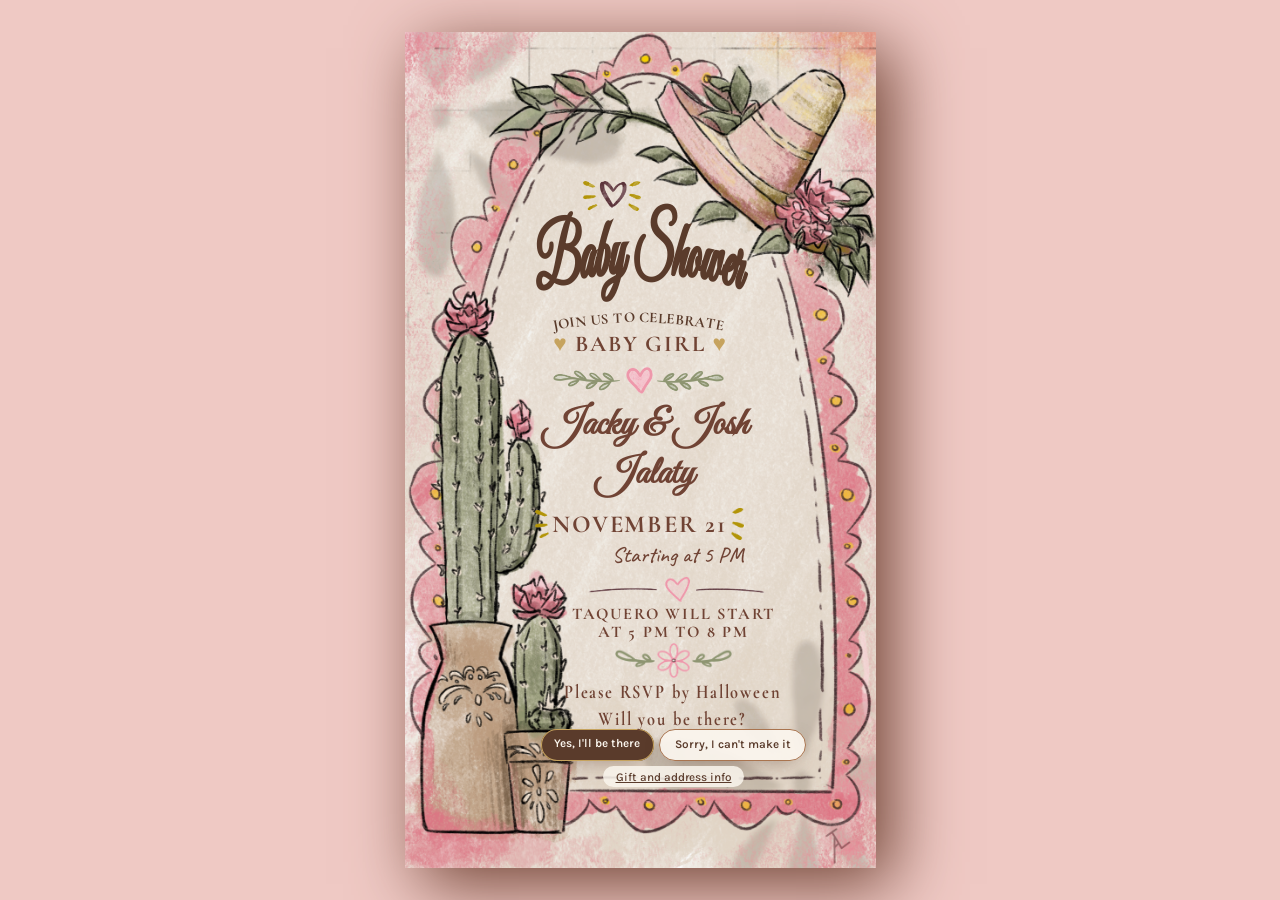
<file: index.html>
<!DOCTYPE html>
<html lang="en">
    <head>
        <meta charset="UTF-8">
        <meta name="viewport" content="width=device-width, initial-scale=1, viewport-fit=cover">
        <meta name="description" content="You're invited to Jacky Jalaty's baby shower on Saturday, November 21.">
        <title>Babyshower Party for Jacky and Josh!</title>

        <link rel="preconnect" href="https://fonts.googleapis.com">
        <link rel="preconnect" href="https://fonts.gstatic.com" crossorigin>
        <link href="https://fonts.googleapis.com/css2?family=Young+Serif&family=Karla:wght@400;500;600&display=swap" rel="stylesheet">
        <title>Jacky's Baby Shower</title>

        <!-- Google Fonts -->
        <link rel="preconnect" href="https://fonts.googleapis.com">
        <link rel="preconnect" href="https://fonts.gstatic.com" crossorigin>

        <link href="https://fonts.googleapis.com/css2?family=Caveat:wght@400;500;600&family=Cormorant+Garamond:wght@400;500;600;700&family=Great+Vibes&display=swap"
        rel="stylesheet">

        <link rel="stylesheet" href="css/styles.css">

  <style>
    :root {
      --cream: #f7efe1;
      --pink: #e99aa7;
      --brown: #704334;
      --gold: #c6a052;
      --sage: #828a70;
      --ivory: #FBF6EE;
    --cream: #F3E9DA;
    --blush: #EFC9C4;
    --cocoa: #5A3B2B;
    --caramel: #A9744F;
    --sage: #9AA388;
    --gold: #C6A35E;
    }
    </style>
    </head>
    <body class="body">
        <main class="invitation" aria-label="Baby shower invitation">

    <section class="invitation-content">

      <div>

        <div>
         <img class="heart" src="server/heart.png" alt="Hand-drawn brown heart with gold decorative rays"/>
        </div>

        <svg class="arc-title" viewBox="0 -2 300 120" aria-hidden="true">
        <path id="arc" d="M 8,55 A 760,760 0 0,1 292,55" fill="none"/>
          <text fill="#5A3B2B" font-size="48" text-anchor="middle" transform="scale(1 2)">
          <textPath href="#arc" startOffset="50%">Baby Shower</textPath>
          </text>
        </svg>


        <!-- <svg class="arc-title" viewBox="0 -2 300 120" aria-hidden="true">
          <path id="arc" d="M 8,110 A 400,400 0 0,1 292,110" fill="none"/>
          <text fill="#5A3B2B" font-size="96" text-anchor="middle">
          <textPath href="#arc" startOffset="50%" textLength="280" lengthAdjust="spacingAndGlyphs">Baby Shower</textPath>
          </text>
        </svg> -->

        <p class="arc-small" aria-label="Join us to celebrate">
          <svg class="arc-title" viewBox="0 0 300 40" aria-hidden="true">
          <path id="arc2" d="M 48,36 A 500,500 0 0,1 252,36" fill="none"/>
          <text fill="#5A3B2B" font-size="17" font-weight="600" text-anchor="middle">
            <textPath href="#arc2" startOffset="50%" textLength="196" lengthAdjust="spacing">JOIN US TO CELEBRATE</textPath>
          </text>
          </svg>
        </p>

        <p class="subtitle">
          <span style="color: var(--gold)">♥</span>
          BABY GIRL
          <span style="color: var(--gold)">♥</span>
        </p>

        <div class="divider">
          <img class="divider" src="server/divider-leaves-heart.png">
        </div>

        <h2 class="guest-of-honor">Jacky & Josh Jalaty</h2>
      </div>

      <div>
        <p class="date">
          <span><img src="server/gold-strokes-right.png" class="stroke-left"/></span>
          NOVEMBER 21
          <span><img src="server/gold-strokes-left.png" class="stroke-right"/></span>

        </p>
        <p class="handwritten">Starting at 5 PM</p>

        <div class="divider">
          <img class="divider-2" src="server/divider-line-pink-heart.png"/>
        </div>

        <p class="subtitle-2">
          TAQUERO WILL START<br>
          AT 5 PM TO  8 PM
        </p>
      </div>

      <div class="divider">
        <img class="divider-3" src="server/divider-leaves-flower.png"/>
      </div>

      <p class="subtitle-3">Please RSVP by Halloween
        <br>
        Will you be there?
      </p>

      <div class="rsvp-bar">
      <div class="overlay">
        <a class="btn btn-yes" href="sms:+18052851550?&amp;body=Hi%20Katy!%20I'll%20be%20at%20Jacky's%20baby%20shower%20on%20Nov%2021.%20My%20name%20is%20___%20and%20there%20will%20be%20___%20of%20us.">Yes, I'll be there</a>
        <a class="btn btn-no" href="sms:+18052851550?&amp;body=Hi%20Katy!%20Sorry%2C%20I%20can't%20make%20it%20to%20Jacky's%20baby%20shower.%20My%20name%20is%20___.">Sorry, I can't make it</a>
        <button class="info" type="button" onclick="document.getElementById('rsvp').showModal()">Gift and address info</button>
      </div>
    </div>
  </main>

  <dialog id="rsvp" aria-labelledby="rsvp-title">
    <h2 id="rsvp-title">Good to know</h2>
    <!-- Replace TIME below with the start time, like 2:00 PM -->
    <p class="when">Saturday, November 21, at 5 PM<br>
      <br>
      <a href="https://maps.app.goo.gl/cfGXSQXuNa2X8XWJ8" target="_blank" rel="noopener noreferrer" class="maps-button">
        <span class="maps-icon" aria-hidden="true"></span>
        <span class="maps-text">615 Sycamore Drive<br>Port Hueneme, CA 93041</span>
      </a>
      <!-- <br><br>
      Please park on the street or at the Chase Bank. 
      <br>
      <span style="text-decoration: underline;">There is no parking in the neighborhood. </span>
      <br><br> -->
    </p>


    <p class="note">Your presence is gift enough, but if you would like to give a gift, 
      they would accept gift cards or Zelle since they are moving soon! 
      Thank you for helping them get ready for their little girl.</p>

    <div>
      <img class="z-link" src="secret/Zelle-info.png">
    </div>


    <p class="fallback">On a computer? Text Katy at <a href="sms:+18052851550">(805) 285-1550</a></p>
    <button class="close" type="button" onclick="document.getElementById('rsvp').close()">Back to the invite</button>
  </dialog>

  <script>
    // Tapping the dark area outside the panel also closes it
    const d = document.getElementById('rsvp');
    d.addEventListener('click', e => { if (e.target === d) d.close(); });
  </script>


    </section>
</body>
</html>
</file>
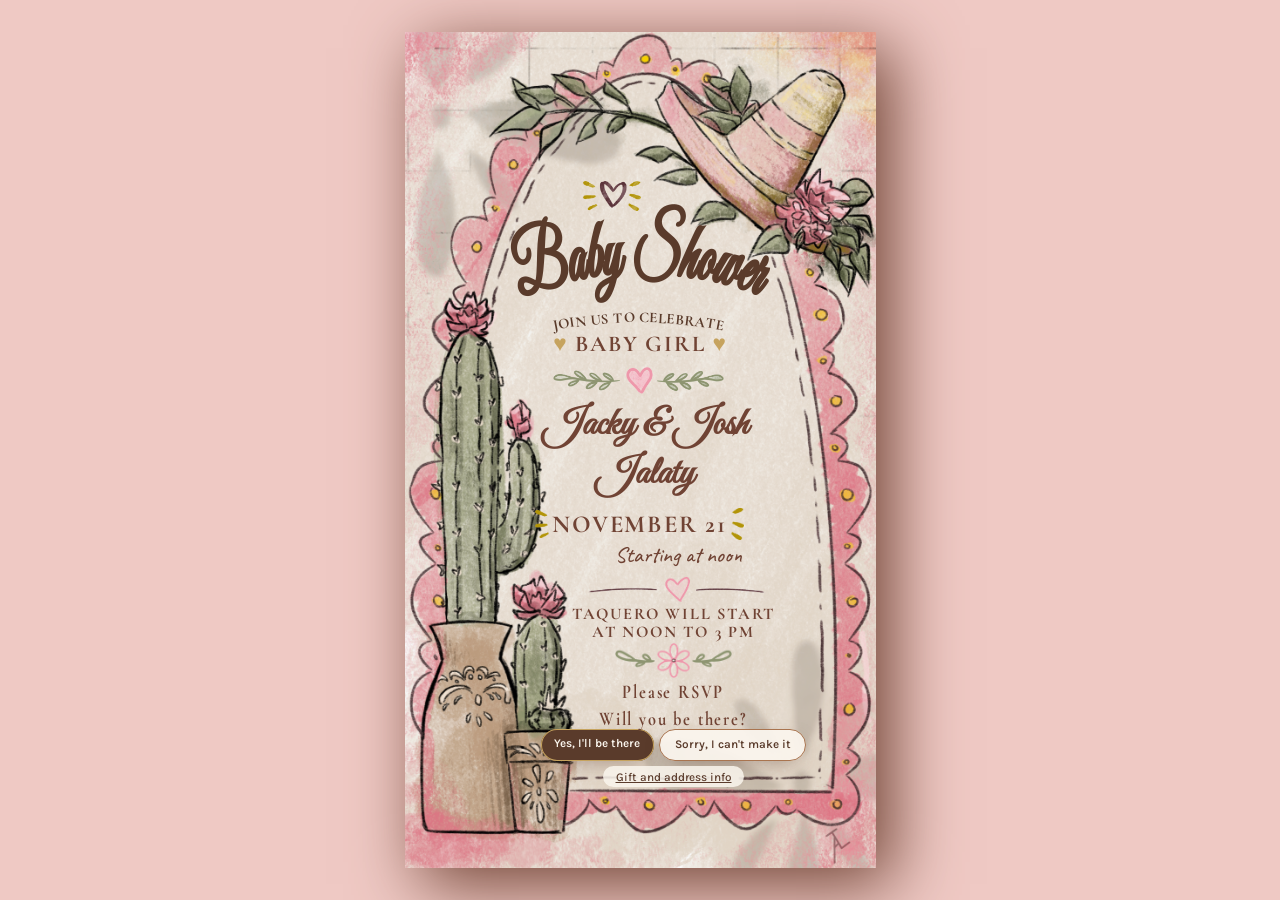
<file: server/index.html>
<!DOCTYPE html>
<html lang="en">
    <head>
        <meta charset="UTF-8">
        <meta name="viewport" content="width=device-width, initial-scale=1, viewport-fit=cover">
        <meta name="description" content="You're invited to Jacky Jalaty's baby shower on Saturday, November 21.">
        <title>Babyshower Party for Jacky and Josh!</title>

        <link rel="preconnect" href="https://fonts.googleapis.com">
        <link rel="preconnect" href="https://fonts.gstatic.com" crossorigin>
        <link href="https://fonts.googleapis.com/css2?family=Young+Serif&family=Karla:wght@400;500;600&display=swap" rel="stylesheet">
        <title>Jacky's Baby Shower</title>

        <!-- Google Fonts -->
        <link rel="preconnect" href="https://fonts.googleapis.com">
        <link rel="preconnect" href="https://fonts.gstatic.com" crossorigin>

        <link href="https://fonts.googleapis.com/css2?family=Caveat:wght@400;500;600&family=Cormorant+Garamond:wght@400;500;600;700&family=Great+Vibes&display=swap"
        rel="stylesheet">

        <link rel="stylesheet" href="../css/styles.css">

  <style>
    :root {
      --cream: #f7efe1;
      --pink: #e99aa7;
      --brown: #704334;
      --gold: #c6a052;
      --sage: #828a70;
      --ivory: #FBF6EE;
    --cream: #F3E9DA;
    --blush: #EFC9C4;
    --cocoa: #5A3B2B;
    --caramel: #A9744F;
    --sage: #9AA388;
    --gold: #C6A35E;
    }
    </style>

        <link rel="stylesheet" href="../css/styles.css">
    </head>
    <body class="body">
        <main class="invitation" aria-label="Baby shower invitation">

    <section class="invitation-content">

      <div>

        <div>
         <img class="heart" src="heart.png" alt="Hand-drawn brown heart with gold decorative rays"/>
        </div>


        <svg class="arc-title" viewBox="0 -2 300 120" aria-hidden="true">
          <path id="arc" d="M 8,110 A 400,400 0 0,1 292,110" fill="none"/>
          <text fill="#5A3B2B" font-size="96" text-anchor="middle">
          <textPath href="#arc" startOffset="50%" textLength="280" lengthAdjust="spacingAndGlyphs">Baby Shower</textPath>
          </text>
        </svg>

        <p class="arc-small" aria-label="Join us to celebrate">
          <svg class="arc-title" viewBox="0 0 300 40" aria-hidden="true">
          <path id="arc2" d="M 48,36 A 500,500 0 0,1 252,36" fill="none"/>
          <text fill="#5A3B2B" font-size="17" font-weight="600" text-anchor="middle">
            <textPath href="#arc2" startOffset="50%" textLength="196" lengthAdjust="spacing">JOIN US TO CELEBRATE</textPath>
          </text>
          </svg>
        </p>

        <p class="subtitle">
          <span style="color: var(--gold)">♥</span>
          BABY GIRL
          <span style="color: var(--gold)">♥</span>
        </p>

        <div class="divider">
          <img class="divider" src="divider-leaves-heart.png">
        </div>

        <h2 class="guest-of-honor">Jacky & Josh Jalaty</h2>
      </div>

      <div>
        <p class="date">
          <span><img src="gold-strokes-right.png" class="stroke-left"/></span>
          NOVEMBER 21
          <span><img src="gold-strokes-left.png" class="stroke-right"/></span>

        </p>
        <p class="handwritten">Starting at noon</p>

        <div class="divider">
          <img class="divider-2" src="divider-line-pink-heart.png"/>
        </div>

        <p class="subtitle-2">
          TAQUERO WILL START<br>
          AT NOON TO 3 PM
        </p>
      </div>

      <div class="divider">
        <img class="divider-3" src="divider-leaves-flower.png"/>
      </div>

      <p class="subtitle-3">Please RSVP
        <br>
        Will you be there?
      </p>

      <div class="rsvp-bar">
      <div class="overlay">
        <a class="btn btn-yes" href="sms:+18052851550?&amp;body=Hi%20Katy!%20I'll%20be%20at%20Jacky's%20baby%20shower%20on%20Nov%2021.%20My%20name%20is%20___%20and%20there%20will%20be%20___%20of%20us.">Yes, I'll be there</a>
        <a class="btn btn-no" href="sms:+18052851550?&amp;body=Hi%20Katy!%20Sorry%2C%20I%20can't%20make%20it%20to%20Jacky's%20baby%20shower.%20My%20name%20is%20___.">Sorry, I can't make it</a>
        <button class="info" type="button" onclick="document.getElementById('rsvp').showModal()">Gift and address info</button>
      </div>
    </div>
  </main>

  <dialog id="rsvp" aria-labelledby="rsvp-title">
    <h2 id="rsvp-title">Good to know</h2>
    <!-- Replace TIME below with the start time, like 2:00 PM -->
    <p class="when">Saturday, November 21, at NOON<br><br> 
      <a href=" https://maps.app.goo.gl/EDQ3coKN8r4L7TnR7" target="_blank" rel="noopener noreferrer" class="maps-button">2040 Park Drive<br>Ventura, CA 93003</a>
    </p>

    <p class="note">Your presence is gift enough, but if you would like to give a gift, 
      they would accept gift cards or Zelle since they are moving soon! 
      Thank you for helping them get ready for their little girl.</p>

    <div>
      <img class="z-link" src="../secret/Zelle-info.png">
    </div>


    <p class="fallback">On a computer? Text Katy at <a href="sms:+18052851550">(805) 285-1550</a></p>
    <button class="close" type="button" onclick="document.getElementById('rsvp').close()">Back to the invite</button>
  </dialog>

  <script>
    // Tapping the dark area outside the panel also closes it
    const d = document.getElementById('rsvp');
    d.addEventListener('click', e => { if (e.target === d) d.close(); });
  </script>


    </section>
</body>
</html>
</file>
<file: css/styles.css>
* {
  box-sizing: border-box;
}

/* ============================================================
   Page
   ============================================================ */
body {
  margin: 0;
  padding: 0;
  min-height: 100vh;
  min-height: 100svh;
  background: #EFC9C4;
  display: flex;
  justify-content: center;
  align-items: center;
  color: var(--brown);
}
@media (min-width: 768px) {
  body {
    padding: 40px 24px;
  }
}
@media (min-width: 1024px) {
  body {
    padding: 32px;
  }
}

/* ============================================================
   Invitation artwork
   ============================================================ */
.invitation {
  position: relative;
  container-type: inline-size;
  width: min(100%, 520px);
  aspect-ratio: 928/1648;
  background: url("../server/illustration.png") center/100% 100% no-repeat;
  overflow: hidden;
}
@media (min-width: 768px) {
  .invitation {
    width: min(560px, 100%, max(360px, (100vh - 80px) * 928 / 1648));
    width: min(560px, 100%, max(360px, (100svh - 80px) * 928 / 1648));
    box-shadow: 1rem 1rem 4rem #704334;
  }
}
@media (min-width: 1024px) {
  .invitation {
    width: min(560px, 100%, max(360px, (100vh - 64px) * 928 / 1648));
    width: min(560px, 100%, max(360px, (100svh - 64px) * 928 / 1648));
  }
}

/* Text stays editable */
.invitation-content {
  position: absolute;
  top: 16%;
  left: 25%;
  width: 66%;
  height: 75%;
  display: flex;
  flex-direction: column;
  align-items: center;
  text-align: center;
  padding: 0 3.8461538462cqw;
  font-size: 3.0769230769cqw;
}

.heart {
  width: 12.3076923077cqw;
  height: auto;
  display: block;
  margin: 3.2692307692cqw 0 -5.7692307692cqw 9.0384615385cqw;
}

.title {
  font-family: "Great Vibes", cursive;
  font-size: 9.2307692308cqw;
  line-height: 1.2;
  margin: 0;
  font-weight: 400;
  display: inline-block;
  transform: rotate(-20deg);
  position: relative;
  top: 9.6153846154cqw;
  right: 9.6153846154cqw;
}

.arc-title {
  display: block;
  width: 95%;
  margin: 3.4615384615cqw 0 -4.4230769231cqw -12%;
  overflow: visible;
}

.arc-title text {
  font-family: "Great Vibes", cursive;
  letter-spacing: 0;
  font-weight: 700;
}

.arc-small {
  width: 100%;
  margin-bottom: -5.5769230769cqw;
}

.arc-small .arc-title text {
  font-family: "Cormorant Garamond", Georgia, serif;
}

.subtitle {
  font-family: "Cormorant Garamond", serif;
  font-size: 4.8076923077cqw;
  font-weight: 900;
  letter-spacing: 0.3846153846cqw;
  line-height: 1.7;
  margin: 3.4615384615cqw 15.9615384615cqw 0 0;
}

.divider {
  width: 36.1538461538cqw;
  color: var(--sage);
  margin: 0.3846153846cqw 1.3461538462cqw;
}

.guest-of-honor {
  font-family: "Great Vibes", cursive;
  font-size: 8.2692307692cqw;
  margin: 0 13.8461538462cqw 0.7692307692cqw 0;
  line-height: 1.25;
}

/* Date with a gold stroke on each side, kept on one line */
.date {
  display: flex;
  align-items: center;
  justify-content: center;
  gap: 0.7692307692cqw;
  white-space: nowrap;
  font-family: "Cormorant Garamond", serif;
  font-size: 5.1923076923cqw;
  font-weight: 700;
  letter-spacing: 0.3846153846cqw;
  line-height: 1;
  margin: 1.1538461538cqw 12.8846153846cqw -1.9230769231cqw -3.4615384615cqw;
}
.date span {
  display: flex;
}

img.stroke-left,
img.stroke-right {
  width: 2.8846153846cqw;
  height: auto;
  display: block;
}

.handwritten {
  font-family: "Caveat", cursive;
  font-size: 4.6153846154cqw;
  line-height: 2;
  margin: 0.7692307692cqw 0;
  font-weight: 500;
}

.divider-2 {
  width: 37.5cqw;
  margin: -1.5384615385cqw 0 0 6.5384615385cqw;
}

.subtitle-2 {
  font-family: "Cormorant Garamond", serif;
  font-size: 3.4615384615cqw;
  font-weight: 900;
  letter-spacing: 0.3846153846cqw;
  line-height: 1.1;
  margin: -0.3846153846cqw 1.9230769231cqw 0 0;
}

.divider-3 {
  width: 25cqw;
  margin: -0.1923076923cqw 1.9230769231cqw 0 0;
}

.details {
  font-family: "Cormorant Garamond", serif;
  font-size: 3.0769230769cqw;
  font-weight: 600;
  letter-spacing: 0.1923076923cqw;
  line-height: 1.5;
  margin: 1.1538461538cqw 0;
}

.subtitle-3 {
  font-family: "Cormorant Garamond", serif;
  font-size: 3.4615384615cqw;
  font-weight: 900;
  letter-spacing: 0.3846153846cqw;
  line-height: 1.4;
  margin: -0.1923076923cqw 2.1153846154cqw 0 0;
  transform: scaleY(1.2);
}

.rsvp {
  font-family: "Caveat", cursive;
  font-size: 4.4230769231cqw;
  line-height: 1.3;
  margin: 0.9615384615cqw 0;
}

/* ============================================================
   RSVP buttons: sit at the bottom of the arch, on the artwork
   ============================================================ */
.rsvp-bar {
  margin-top: auto;
  margin-bottom: 2.3076923077cqw;
  width: 100%;
  padding-right: 1.9230769231cqw;
  display: flex;
  justify-content: center;
}

.overlay {
  width: 100%;
  display: grid;
  grid-template-columns: 1fr 1.3fr;
  gap: 1.1538461538cqw;
}

.btn {
  display: block;
  width: 100%;
  padding: max(6px, 1.7307692308cqw) 1.1538461538cqw;
  border: none;
  border-radius: 999px;
  font: 600 10.5px/1.15 "Karla", "Helvetica Neue", Arial, sans-serif;
  text-align: center;
  text-wrap: balance;
  text-decoration: none;
  cursor: pointer;
}
@media (min-width: 375px) {
  .btn {
    font-size: max(11px, 2.5cqw);
    padding-inline: 1.5384615385cqw;
  }
}

.btn:focus-visible {
  outline: 3px solid var(--gold);
  outline-offset: 3px;
}

.overlay .btn {
  box-shadow: 0 1.5384615385cqw 4.6153846154cqw -1.9230769231cqw rgba(90, 59, 43, 0.6);
}

.overlay .btn-yes {
  box-shadow: 0 1.5384615385cqw 4.6153846154cqw -1.9230769231cqw rgba(90, 59, 43, 0.6), inset 0 0 0 1px var(--gold);
}

.overlay .btn-no {
  background: rgba(251, 246, 238, 0.92);
}

.info {
  grid-column: 1/-1;
  justify-self: center;
  background: rgba(251, 246, 238, 0.85);
  border: none;
  border-radius: 999px;
  padding: max(3px, 0.7692307692cqw) 2.6923076923cqw;
  color: var(--cocoa);
  font: 500 max(11px, 2.5cqw) "Karla", Arial, sans-serif;
  text-decoration: underline;
  cursor: pointer;
}

.info:focus-visible {
  outline: 3px solid var(--gold);
  outline-offset: 3px;
}

/* Hover effects only on devices with a mouse (computers) */
@media (hover: hover) {
  .btn,
  .info,
  .maps-button {
    transition: transform 0.15s ease, filter 0.15s ease, background-color 0.2s ease;
  }
  .btn:hover,
  .info:hover {
    transform: translateY(-1px);
    filter: brightness(1.06);
  }
}
/* ============================================================
   "Good to know" panel
   ============================================================ */
dialog {
  margin: auto auto 0;
  width: 100%;
  max-width: 480px;
  max-height: 90vh;
  max-height: 90svh;
  overflow-y: auto;
  border: none;
  border-radius: 28px 28px 0 0;
  background: var(--ivory);
  color: var(--cocoa);
  padding: 28px 24px calc(28px + env(safe-area-inset-bottom, 0px));
  text-align: center;
}
@media (min-width: 768px) {
  dialog {
    margin: auto;
    width: min(480px, 90vw);
    border-radius: 28px;
    padding: 32px;
  }
}

dialog::backdrop {
  background: rgba(90, 59, 43, 0.45);
}

dialog[open] {
  animation: rise 0.25s ease-out;
}

.when {
  margin-top: 6px;
}

.note {
  margin: 20px 0;
  padding: 14px 16px;
  background: var(--cream);
  border-left: 3px solid var(--sage);
  border-radius: 6px;
  text-align: left;
  font-size: 16px;
}

.buttons {
  display: grid;
  gap: 10px;
}

.btn-yes {
  background: var(--cocoa);
  color: var(--ivory);
}

.btn-no {
  background: transparent;
  color: var(--cocoa);
  border: 1.5px solid var(--caramel);
}

.fallback {
  margin-top: 14px;
  font-size: 14px;
  color: var(--caramel);
}

.fallback a {
  color: var(--cocoa);
}

.close {
  margin-top: 12px;
  background: none;
  border: none;
  color: var(--caramel);
  font: 500 15px "Karla", Arial, sans-serif;
  text-decoration: underline;
  cursor: pointer;
  padding: 8px;
}

.sr-only {
  position: absolute;
  width: 1px;
  height: 1px;
  overflow: hidden;
  clip: rect(0 0 0 0);
}

/* Address button: pin on the left, two-line address on the right */
.maps-button {
  display: inline-flex;
  align-items: center;
  gap: 0.6em;
  max-width: 100%;
  padding: 0.6em 1.4em 0.6em 1em;
  background-color: #e99aa7;
  color: #704334;
  border: 1px solid #c6a052;
  border-radius: 999px;
  text-decoration: none;
  text-align: left;
  font-family: "Cormorant Garamond", serif;
  font-weight: 600;
  font-size: 15px;
  line-height: 1.2;
  box-shadow: 0 6px 16px -10px rgba(90, 59, 43, 0.6);
}
@media (min-width: 375px) {
  .maps-button {
    font-size: 16px;
  }
}
@media (min-width: 768px) {
  .maps-button {
    font-size: 17px;
  }
}

/* The pin uses location.png as a stencil, so it takes the
   button's text color instead of plain black */
.maps-icon {
  flex: none;
  width: 1.5em;
  height: 1.5em;
  background-color: currentColor;
  -webkit-mask: url("../server/location.png") center/contain no-repeat;
  mask: url("../server/location.png") center/contain no-repeat;
}

.maps-text {
  display: block;
}

.maps-button:hover {
  background-color: #f2c1c8;
}

/* Underline the address text (not the pin) */
.maps-text {
  text-decoration: underline;
  text-decoration-thickness: 1px;
  text-underline-offset: 0.18em;
}

.maps-button:focus-visible {
  outline: 3px solid var(--gold);
  outline-offset: 3px;
}

.z-link {
  width: 50%;
  max-width: 220px;
  height: auto;
}

::-webkit-scrollbar {
  width: 0px;
  background: transparent; /* make scrollbar transparent */
}

@keyframes rise {
  from {
    transform: translateY(40px);
    opacity: 0;
  }
}
@media (prefers-reduced-motion: reduce) {
  dialog[open] {
    animation: none;
  }
  .btn:hover,
  .info:hover {
    transform: none;
  }
}

/*# sourceMappingURL=styles.css.map */
</file>
